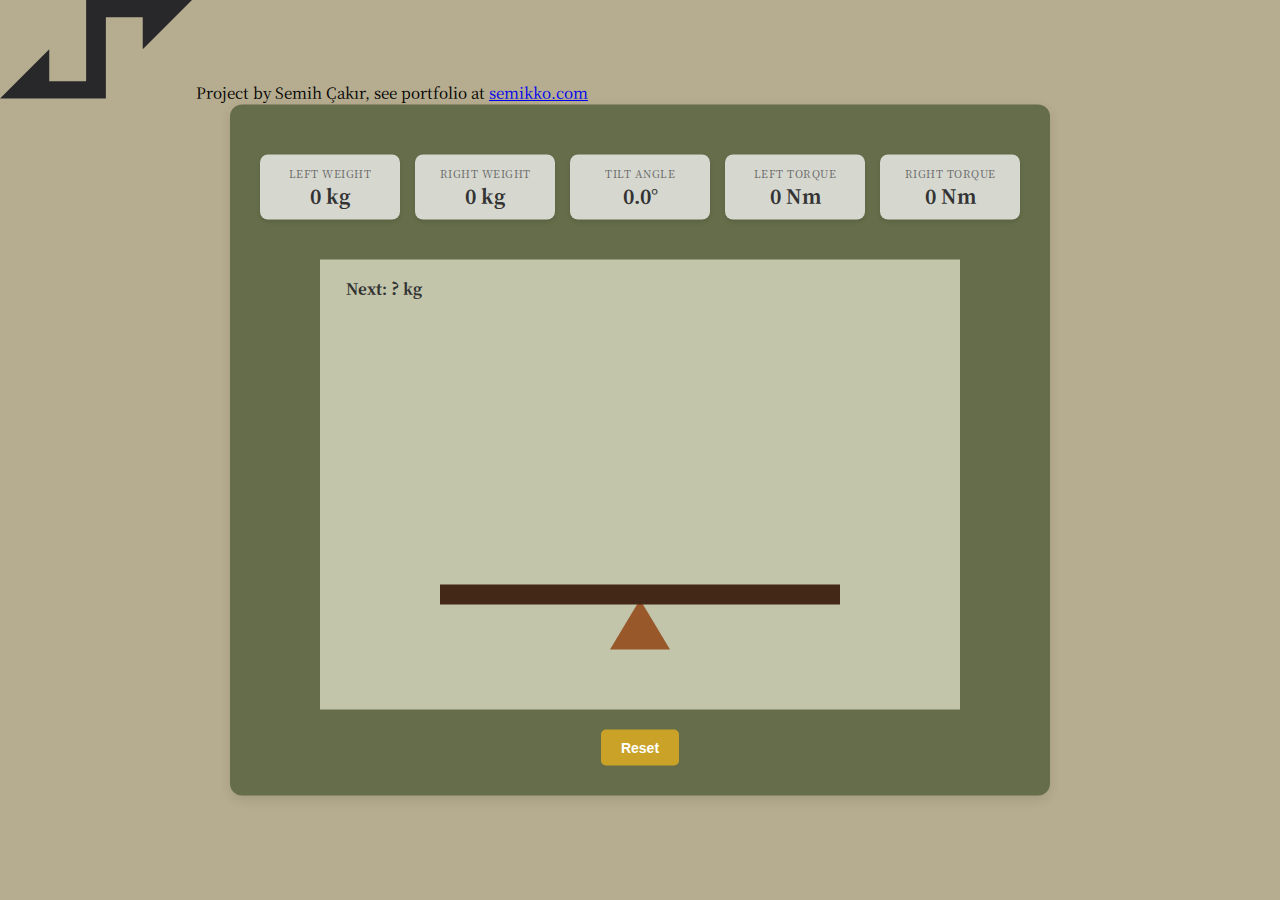
<file: index.html>
<head>
  <meta charset="UTF-8" />
  <meta name="viewport" content="width=device-width, initial-scale=1.0" />
  <title>Seesaw Simulation</title>
  <link rel="stylesheet" href="index.css" />
  <link rel="preconnect" href="https://fonts.googleapis.com" />
  <link rel="preconnect" href="https://fonts.gstatic.com" crossorigin />
  <link href="https://fonts.googleapis.com/css2?family=Chiron+Sung+HK:ital,wght@0,200..900;1,200..900&display=swap" rel="stylesheet">
</head>
<body>
  <div id="general-container">
    <div id="info-container">
      <p id="left-weight" data-label="Left Weight"></p>
      <p id="right-weight" data-label="Right Weight"></p>
      <p id="angle" data-label="Tilt Angle"></p>
      <p id="left-torque" data-label="Left Torque"></p>
      <p id="right-torque" data-label="Right Torque"></p>
    </div>

    <div id="seesaw-container">
      <div id="next-weight-display">Next: <span id="next-weight-value">?</span> kg</div>
      <div id="clickable-area-for-plank">
        <div id="plank"></div>
      </div>
      <div id="pivot"></div>
    </div>
    <button id="reset-btn">Reset</button>
  </div>
  <footer id="footer">
    <img src="public/Semikko-logo.png" id="semikko-logo" alt="Semikko Logo" />
    Project by Semih Çakır, see portfolio at <a href="https://semikko.com" target="_blank">semikko.com</a>
  </footer>
  <script src="seesaw.js"></script>
</body>
</file>
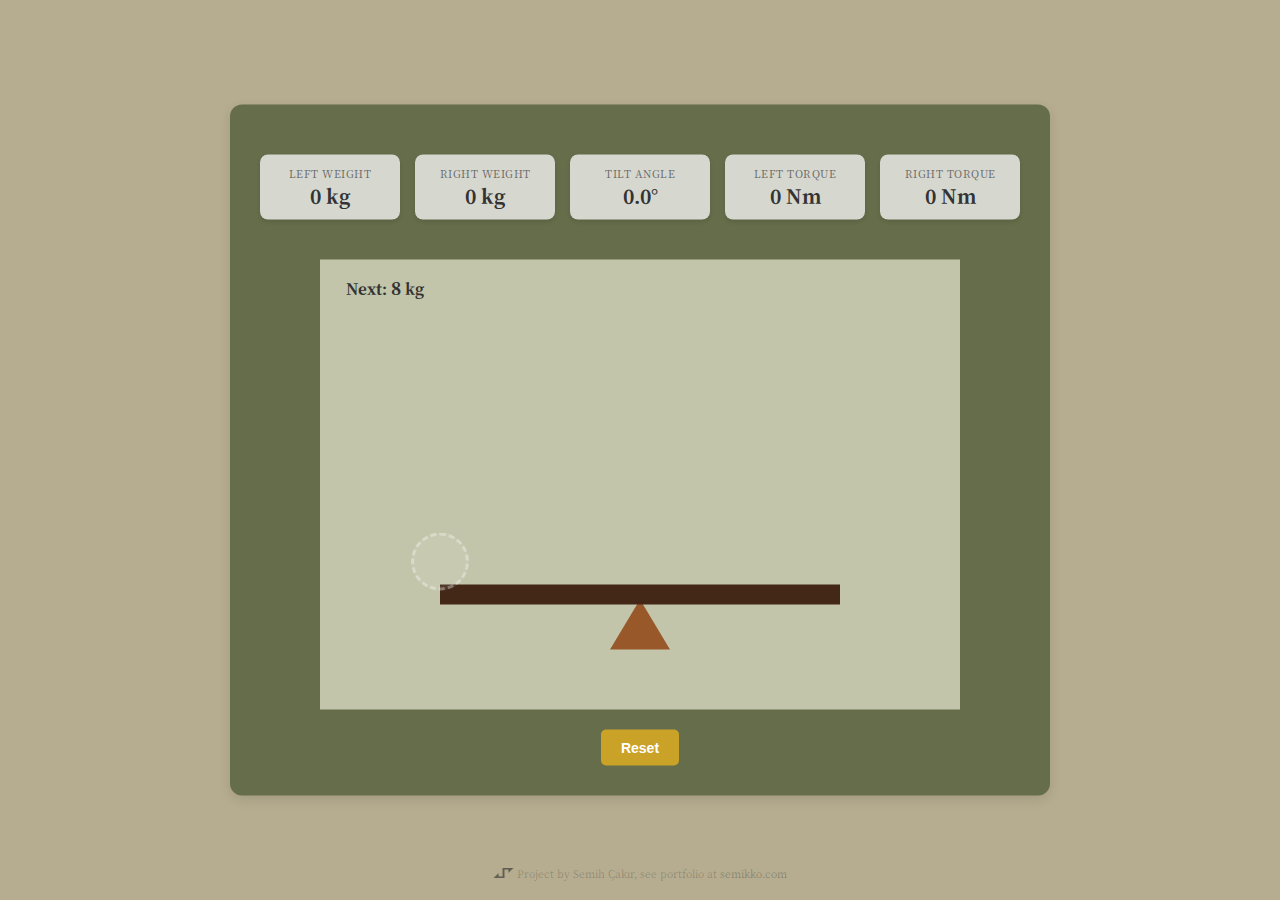
<file: public/index.html>
<head>
  <meta charset="UTF-8" />
  <meta name="viewport" content="width=device-width, initial-scale=1.0" />
  <title>Seesaw Simulation</title>
  <link rel="icon" type="image/png" href="head.png" />
  <link rel="stylesheet" href="index.css" />
  <link rel="preconnect" href="https://fonts.googleapis.com" />
  <link rel="preconnect" href="https://fonts.gstatic.com" crossorigin />
  <link href="https://fonts.googleapis.com/css2?family=Chiron+Sung+HK:ital,wght@0,200..900;1,200..900&display=swap" rel="stylesheet">
</head>
<body>
  <div id="general-container">
    <div id="info-container">
      <p id="left-weight" data-label="Left Weight"></p>
      <p id="right-weight" data-label="Right Weight"></p>
      <p id="angle" data-label="Tilt Angle"></p>
      <p id="left-torque" data-label="Left Torque"></p>
      <p id="right-torque" data-label="Right Torque"></p>
    </div>

    <div id="seesaw-container">
      <div id="next-weight-display">Next: <span id="next-weight-value">?</span> kg</div>
      <div id="clickable-area-for-plank">
        <div id="plank"></div>
      </div>
      <div id="pivot"></div>
    </div>
    <button id="reset-btn">Reset</button>
  </div>
  <footer id="footer">
    <img src="Semikko-logo.png" id="semikko-logo" alt="Semikko Logo" />
    Project by Semih Çakır, see portfolio at <a href="https://semikko.com" target="_blank">semikko.com</a>
  </footer>
  <script src="seesaw.js"></script>
</body>
</file>
<file: index.css>
@import url('https://fonts.googleapis.com/css2?family=Chiron+Sung+HK:ital,wght@0,200..900;1,200..900&display=swap');
:root {
  /* Background colors */
  --bg-page: #b6ad90;
  --bg-container: #656d4a;
  --bg-seesaw: #c2c5aa;
  --bg-info-box: #f5f5f5c9;

  /* Element colors */
  --color-plank: #432818;
  --color-pivot: #99582a;
  --color-weight-text: white;

  /* Info box colors */
  --color-info-text: #333;
  --color-info-label: #666;

  /* Button colors */
  --color-btn-reset: #c9a227;
  --color-btn-reset-hover: #dead0c;
  --color-btn-text: white;

  /* Shadow colors */
  --shadow-container: rgba(0, 0, 0, 0.1);
  --shadow-info-box: rgba(0, 0, 0, 0.1);
}

body,
html {
  margin: 0;
  padding: 0;
  width: 100%;
  height: 100%;
  background-color: var(--bg-page);
  user-select: none;
  font-family: "Chiron Sung HK", serif;
}

#general-container {
  background-color: var(--bg-container);
  display: flex;
  align-items: center;
  justify-content: center;
  flex-direction: column;
  width: fit-content;
  padding: 30px;
  position: absolute;
  top: 50%;
  left: 50%;
  transform: translate(-50%, -50%);
  border-radius: 12px;
  box-shadow: 0 4px 12px var(--shadow-container);
}

#seesaw-container {
  background-color: var(--bg-seesaw);
  width: 50vw;
  min-width: 500px;
  height: 50vh;
  min-height: 200px;
  position: relative;
  user-select: none;
}

#next-weight-display {
  position: absolute;
  top: 10px;
  left: 10px;
  padding: 8px 16px;
  font-size: 16px;
  font-weight: bold;
  color: #333;
  z-index: 5;
}

#next-weight-value {
  color: var(--color-info-text);
  font-size: 18px;
}
#plank {
  width: 400px;
  height: 20px;
  background-color: var(--color-plank);
  position: absolute;
  bottom: 75px;
  left: 50%;
  transform: translateX(-50%);
  z-index: 2;
  transition: transform 1s ease-out;
}
#clickable-area-for-plank {
  width: 400px;
  height: 46vh;
  min-height: 200px;
  position: absolute;
  bottom: 30px;
  left: 50%;
  transform: translateX(-50%);
  cursor: pointer;
  z-index: 3;
}
#pivot {
  width: 0;
  height: 0;
  border-left: 30px solid transparent;
  border-right: 30px solid transparent;
  border-bottom: 50px solid var(--color-pivot);
  position: absolute;
  bottom: 60px;
  left: 50%;
  transform: translateX(-50%);
  z-index: 1;
}
.weight-object {
  border-radius: 50%;
  position: absolute;
  transform: translateX(-50%);
  display: flex;
  align-items: center;
  justify-content: center;
  font-weight: bold;
  color: var(--color-weight-text);
  animation: dropDown 0.5s ease-in;
}

.weight-preview {
  border-radius: 50%;
  position: absolute;
  transform: translateX(-50%);
  opacity: 0.4;
  border: 3px dashed rgba(255, 255, 255, 0.9);
  background-color: rgba(255, 255, 255, 0.2);
  pointer-events: none;
  z-index: 10;
}

@keyframes dropDown {
  from {
    transform: translateX(-50%) translateY(-150px);
    opacity: 0.5;
  }
  to {
    transform: translateX(-50%) translateY(0);
    opacity: 1;
  }
}
#info-container {
  display: flex;
  gap: 15px;
  margin-bottom: 20px;
}

#info-container p {
  padding: 12px 20px;
  background-color: var(--bg-info-box);
  border-radius: 8px;
  text-align: center;
  min-width: 100px;
  font-size: 20px;
  font-weight: bold;
  color: var(--color-info-text);
  box-shadow: 0 2px 4px var(--shadow-info-box);
}

#info-container p::before {
  content: attr(data-label);
  display: block;
  font-size: 11px;
  font-weight: normal;
  color: var(--color-info-label);
  text-transform: uppercase;
  letter-spacing: 0.5px;
  margin-bottom: 5px;
}

#reset-btn {
  margin-top: 20px;
  padding: 10px 20px;
  background-color: var(--color-btn-reset);
  color: var(--color-btn-text);
  border: none;
  border-radius: 5px;
  cursor: pointer;
  font-size: 14px;
  font-weight: bold;
}

#reset-btn:hover {
  background-color: var(--color-btn-reset-hover);
}
</file>
<file: public/index.css>
@import url('https://fonts.googleapis.com/css2?family=Chiron+Sung+HK:ital,wght@0,200..900;1,200..900&display=swap');
:root {
  /* Background colors */
  --bg-page: #b6ad90;
  --bg-container: #656d4a;
  --bg-seesaw: #c2c5aa;
  --bg-info-box: #f5f5f5c9;

  /* Element colors */
  --color-plank: #432818;
  --color-pivot: #99582a;
  --color-weight-text: white;

  /* Info box colors */
  --color-info-text: #333;
  --color-info-label: #666;

  /* Button colors */
  --color-btn-reset: #c9a227;
  --color-btn-reset-hover: #dead0c;
  --color-btn-text: white;

  /* Shadow colors */
  --shadow-container: rgba(0, 0, 0, 0.1);
  --shadow-info-box: rgba(0, 0, 0, 0.1);
}

body,
html {
  margin: 0;
  padding: 0;
  width: 100%;
  height: 100%;
  background-color: var(--bg-page);
  user-select: none;
  font-family: "Chiron Sung HK", serif;
}

#general-container {
  background-color: var(--bg-container);
  display: flex;
  align-items: center;
  justify-content: center;
  flex-direction: column;
  width: fit-content;
  padding: 30px;
  position: absolute;
  top: 50%;
  left: 50%;
  transform: translate(-50%, -50%);
  border-radius: 12px;
  box-shadow: 0 4px 12px var(--shadow-container);
}

#seesaw-container {
  background-color: var(--bg-seesaw);
  width: 50vw;
  min-width: 500px;
  height: 50vh;
  min-height: 200px;
  position: relative;
  user-select: none;
}

#next-weight-display {
  position: absolute;
  top: 10px;
  left: 10px;
  padding: 8px 16px;
  font-size: 16px;
  font-weight: bold;
  color: #333;
  z-index: 5;
}

#next-weight-value {
  color: var(--color-info-text);
  font-size: 18px;
}
#plank {
  width: 400px;
  height: 20px;
  background-color: var(--color-plank);
  position: absolute;
  bottom: 75px;
  left: 50%;
  transform: translateX(-50%);
  z-index: 2;
  transition: transform 1s ease-out;
}
#clickable-area-for-plank {
  width: 400px;
  height: 46vh;
  min-height: 200px;
  position: absolute;
  bottom: 30px;
  left: 50%;
  transform: translateX(-50%);
  cursor: pointer;
  z-index: 3;
}
#pivot {
  width: 0;
  height: 0;
  border-left: 30px solid transparent;
  border-right: 30px solid transparent;
  border-bottom: 50px solid var(--color-pivot);
  position: absolute;
  bottom: 60px;
  left: 50%;
  transform: translateX(-50%);
  z-index: 1;
}
.weight-object {
  border-radius: 50%;
  position: absolute;
  transform: translateX(-50%);
  display: flex;
  align-items: center;
  justify-content: center;
  font-weight: bold;
  color: var(--color-weight-text);
  animation: dropDown 0.5s ease-in;
}

.weight-preview {
  border-radius: 50%;
  position: absolute;
  transform: translateX(-50%);
  opacity: 0.4;
  border: 3px dashed rgba(255, 255, 255, 0.9);
  background-color: rgba(255, 255, 255, 0.2);
  pointer-events: none;
  z-index: 10;
}

@keyframes dropDown {
  from {
    transform: translateX(-50%) translateY(-150px);
    opacity: 0.5;
  }
  to {
    transform: translateX(-50%) translateY(0);
    opacity: 1;
  }
}
#info-container {
  display: flex;
  gap: 15px;
  margin-bottom: 20px;
}

#info-container p {
  padding: 12px 20px;
  background-color: var(--bg-info-box);
  border-radius: 8px;
  text-align: center;
  min-width: 100px;
  font-size: 20px;
  font-weight: bold;
  color: var(--color-info-text);
  box-shadow: 0 2px 4px var(--shadow-info-box);
}

#info-container p::before {
  content: attr(data-label);
  display: block;
  font-size: 11px;
  font-weight: normal;
  color: var(--color-info-label);
  text-transform: uppercase;
  letter-spacing: 0.5px;
  margin-bottom: 5px;
}

#reset-btn {
  margin-top: 20px;
  padding: 10px 20px;
  background-color: var(--color-btn-reset);
  color: var(--color-btn-text);
  border: none;
  border-radius: 5px;
  cursor: pointer;
  font-size: 14px;
  font-weight: bold;
}

#reset-btn:hover {
  background-color: var(--color-btn-reset-hover);
}

#footer {
  position: absolute;
  bottom: 20px;
  left: 50%;
  transform: translateX(-50%);
  font-size: 11px;
  color: rgba(0, 0, 0, 0.25);
  text-align: center;
  font-weight: 300;
}

#footer a {
  color: rgba(0, 0, 0, 0.3);
  text-decoration: none;
  transition: color 0.2s;
}

#footer a:hover {
  color: rgba(0, 0, 0, 0.5);
}
#semikko-logo{
    width: 20px;
    filter: grayscale(1) opacity(0.6);
}
</file>
